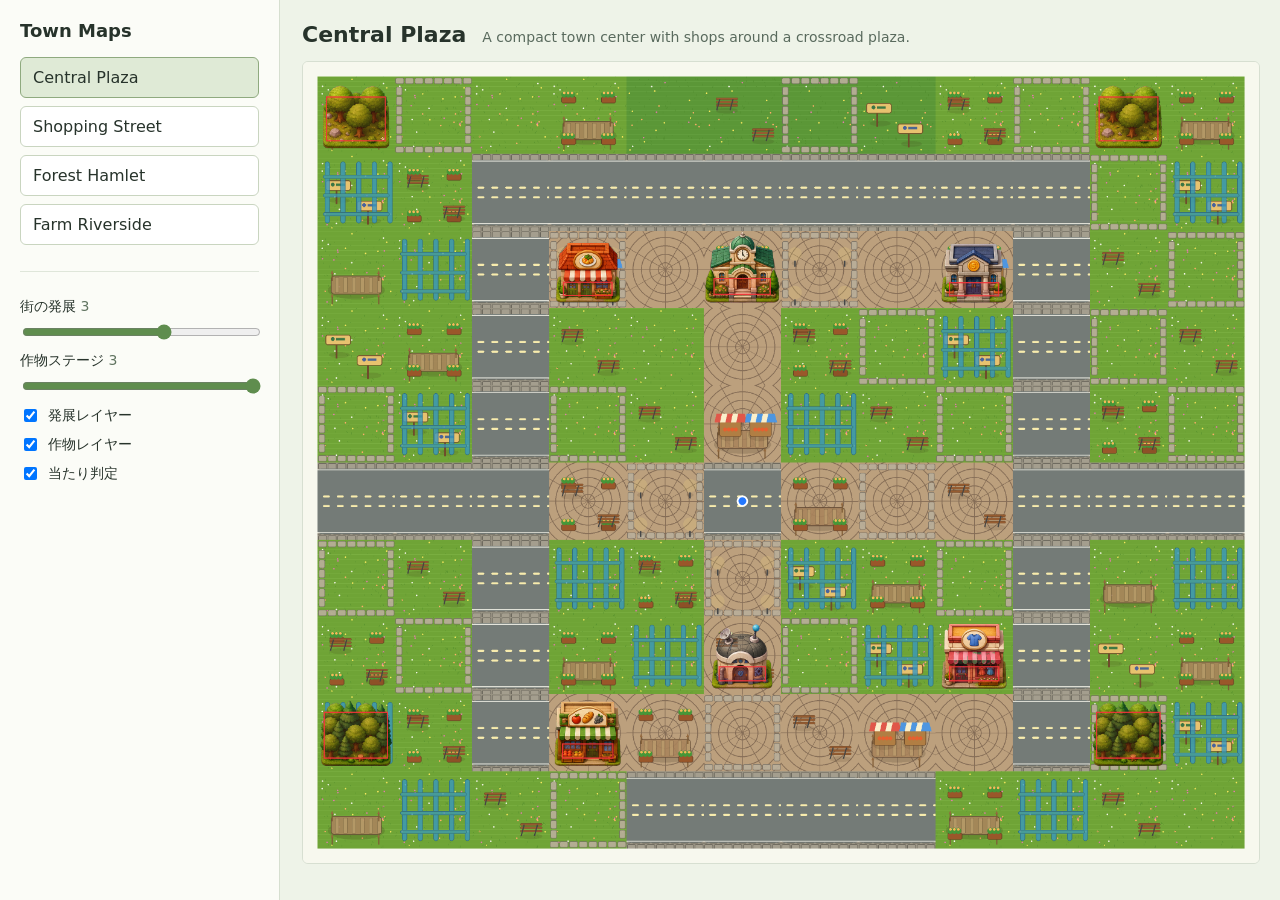
<file: map-assets/docs/map_viewer.html>
<!doctype html>
<html lang="ja">
<head>
  <meta charset="utf-8">
  <meta name="viewport" content="width=device-width, initial-scale=1">
  <title>LLM Agent Town Map Viewer</title>
  <style>
    :root {
      color-scheme: light;
      font-family: ui-sans-serif, system-ui, -apple-system, BlinkMacSystemFont, "Segoe UI", sans-serif;
      background: #eef3e8;
      color: #27332b;
    }

    body {
      margin: 0;
      min-height: 100vh;
      display: grid;
      grid-template-columns: 280px 1fr;
    }

    aside {
      border-right: 1px solid #d6dfd0;
      background: #fbfcf7;
      padding: 20px;
    }

    h1 {
      font-size: 18px;
      margin: 0 0 16px;
      letter-spacing: 0;
    }

    button {
      width: 100%;
      border: 1px solid #c9d5c0;
      background: #fff;
      color: #27332b;
      border-radius: 6px;
      padding: 10px 12px;
      margin: 0 0 8px;
      text-align: left;
      cursor: pointer;
      font: inherit;
    }

    button[aria-pressed="true"] {
      background: #dfead6;
      border-color: #8faa7f;
    }

    .controlGroup {
      border-top: 1px solid #dfe6da;
      margin-top: 18px;
      padding-top: 16px;
    }

    label {
      display: flex;
      align-items: center;
      gap: 8px;
      margin-top: 10px;
      font-size: 14px;
    }

    .rangeLabel {
      align-items: stretch;
      flex-direction: column;
      gap: 6px;
    }

    input[type="range"] {
      width: 100%;
      accent-color: #5f8d4e;
    }

    .value {
      color: #5f735f;
      font-variant-numeric: tabular-nums;
    }

    main {
      min-width: 0;
      padding: 22px;
      overflow: auto;
    }

    .meta {
      display: flex;
      align-items: baseline;
      gap: 16px;
      margin-bottom: 14px;
    }

    h2 {
      font-size: 22px;
      margin: 0;
      letter-spacing: 0;
    }

    p {
      margin: 0;
      color: #596a5d;
      font-size: 14px;
    }

    canvas {
      display: block;
      background: #f6f8ef;
      border: 1px solid #d7dfd1;
      border-radius: 6px;
      max-width: 100%;
      height: auto;
      image-rendering: auto;
    }

    @media (max-width: 780px) {
      body {
        grid-template-columns: 1fr;
      }

      aside {
        border-right: 0;
        border-bottom: 1px solid #d6dfd0;
      }
    }
  </style>
</head>
<body>
  <aside>
    <h1>Town Maps</h1>
    <div id="mapButtons"></div>
    <div class="controlGroup">
      <label class="rangeLabel">
        <span>街の発展 <span id="developmentValue" class="value">3</span></span>
        <input id="developmentLevel" type="range" min="0" max="5" value="3">
      </label>
      <label class="rangeLabel">
        <span>作物ステージ <span id="cropValue" class="value">3</span></span>
        <input id="cropStage" type="range" min="0" max="3" value="3">
      </label>
      <label><input id="developmentToggle" type="checkbox" checked> 発展レイヤー</label>
      <label><input id="cropToggle" type="checkbox" checked> 作物レイヤー</label>
      <label><input id="collisionToggle" type="checkbox" checked> 当たり判定</label>
    </div>
  </aside>
  <main>
    <div class="meta">
      <h2 id="mapName"></h2>
      <p id="mapDescription"></p>
    </div>
    <canvas id="mapCanvas"></canvas>
  </main>
  <script>
    const canvas = document.querySelector("#mapCanvas");
    const ctx = canvas.getContext("2d");
    const buttons = document.querySelector("#mapButtons");
    const collisionToggle = document.querySelector("#collisionToggle");
    const developmentToggle = document.querySelector("#developmentToggle");
    const cropToggle = document.querySelector("#cropToggle");
    const developmentLevel = document.querySelector("#developmentLevel");
    const developmentValue = document.querySelector("#developmentValue");
    const cropStage = document.querySelector("#cropStage");
    const cropValue = document.querySelector("#cropValue");
    const mapName = document.querySelector("#mapName");
    const mapDescription = document.querySelector("#mapDescription");

    let mapsDoc;
    let atlasDoc;
    let progressionDoc;
    let activeMap;
    const images = new Map();
    const tileImages = new Map();
    const overlayImages = new Map();
    const baseTileImages = new Map();

    async function loadJson(path) {
      const response = await fetch(path);
      if (!response.ok) throw new Error(`Failed to load ${path}`);
      return response.json();
    }

    function imageFor(assetId) {
      return images.get(assetId);
    }

    function tileFor(assetId) {
      return tileImages.get(assetId);
    }

    function overlayFor(assetId) {
      return overlayImages.get(assetId);
    }

    function baseTileFor(assetId) {
      return baseTileImages.get(assetId);
    }

    function roadBaseFor(assetId, level) {
      const roadTile = baseTileFor(`${assetId}_level_${level}`);
      return roadTile || tileFor(assetId);
    }

    function isRoadBase(assetId) {
      return ["road_straight", "road_corner", "road_t", "road_cross", "dirt_path"].includes(assetId);
    }

    function shouldPlaceOverlay(asset, x, y, salt = 0) {
      const value = (x * 37 + y * 57 + activeMap.id.length * 19 + asset.id.length * 11 + salt) % 100;
      if (asset.stage <= 1) return value < 18;
      if (asset.stage === 2) return value < 24;
      if (asset.stage === 3) return value < 16;
      return value < 10;
    }

    function cropForCell(x, y) {
      const crops = ["carrot", "tomato", "wheat", "cabbage", "corn", "pumpkin", "strawberry", "rice"];
      return crops[(x * 5 + y * 3 + activeMap.id.length) % crops.length];
    }

    function drawOverlay(assetId, x, y, tile) {
      const image = overlayFor(assetId);
      if (image) ctx.drawImage(image, x, y, tile, tile);
    }

    function townOverlaysFor(baseId, level, type = "terrain") {
      const assets = progressionDoc.assets.filter(asset =>
        asset.type === "development_overlay" &&
        asset.stage <= level &&
        asset.targetBase.includes(baseId)
      );
      if (type === "object") {
        return assets.filter(asset => ["construction_scaffold", "solar_panels", "clock_tower_upgrade"].includes(asset.id));
      }
      return assets.filter(asset => !["construction_scaffold", "solar_panels", "clock_tower_upgrade"].includes(asset.id));
    }

    async function preloadImages() {
      const jobs = [];
      for (const asset of atlasDoc.assets) {
        jobs.push(new Promise((resolve, reject) => {
          const img = new Image();
          img.onload = () => {
            images.set(asset.id, img);
            resolve();
          };
          img.onerror = reject;
          img.src = `../assets/town_blocks/${asset.file}`;
        }));
        jobs.push(new Promise((resolve, reject) => {
          const img = new Image();
          img.onload = () => {
            tileImages.set(asset.id, img);
            resolve();
          };
          img.onerror = reject;
          img.src = `../assets/town_blocks/${asset.seamlessTileFile}`;
        }));
      }
      for (const tile of progressionDoc.baseTiles) {
        jobs.push(new Promise((resolve, reject) => {
          const img = new Image();
          img.onload = () => {
            baseTileImages.set(tile.id, img);
            resolve();
          };
          img.onerror = reject;
          img.src = `../assets/progression_layers/${tile.file}`;
        }));
      }
      for (const asset of progressionDoc.assets) {
        jobs.push(new Promise((resolve, reject) => {
          const img = new Image();
          img.onload = () => {
            overlayImages.set(asset.id, img);
            resolve();
          };
          img.onerror = reject;
          img.src = `../assets/progression_layers/${asset.file}`;
        }));
      }
      await Promise.all(jobs);
    }

    function draw() {
      const tile = mapsDoc.tileSize;
      const level = Number(developmentLevel.value);
      const crop = Number(cropStage.value);
      developmentValue.textContent = String(level);
      cropValue.textContent = String(crop);
      const margin = 24;
      const titlePad = 0;
      canvas.width = activeMap.width * tile + margin * 2;
      canvas.height = activeMap.height * tile + margin * 2 + titlePad;
      ctx.clearRect(0, 0, canvas.width, canvas.height);
      ctx.fillStyle = "#f7f8ee";
      ctx.fillRect(0, 0, canvas.width, canvas.height);

      const ox = margin;
      const oy = margin + titlePad;
      for (let y = 0; y < activeMap.terrain.length; y += 1) {
        const row = activeMap.terrain[y];
        for (let x = 0; x < row.length; x += 1) {
          const assetId = activeMap.legend[row[x]];
          const px = ox + x * tile;
          const py = oy + y * tile;
          const useCropBase = cropToggle.checked && assetId === "farm_plot";
          const useRoadBase = developmentToggle.checked && isRoadBase(assetId) && level > 0;
          const base = useCropBase ? baseTileFor("farm_soil") : (useRoadBase ? roadBaseFor(assetId, level) : tileFor(assetId));
          ctx.drawImage(base, px, py, tile, tile);
          if (cropToggle.checked && assetId === "farm_plot") {
            drawOverlay(`${cropForCell(x, y)}_stage_${crop}`, px, py, tile);
          }
          if (developmentToggle.checked && !isRoadBase(assetId)) {
            for (const overlay of townOverlaysFor(assetId, level, "terrain")) {
              if (shouldPlaceOverlay(overlay, x, y)) {
                drawOverlay(overlay.id, px, py, tile);
              }
            }
          }
        }
      }

      const assetById = Object.fromEntries(atlasDoc.assets.map(asset => [asset.id, asset]));
      const sortedObjects = [...activeMap.objects].sort((a, b) => a.y - b.y || a.x - b.x);
      for (const item of sortedObjects) {
        const px = ox + item.x * tile;
        const py = oy + item.y * tile;
        if (developmentToggle.checked && level === 1 && shouldPlaceOverlay({ id: "construction_foundation", stage: 1 }, item.x, item.y, 7)) {
          drawOverlay("construction_foundation", px, py, tile);
        }
        ctx.drawImage(imageFor(item.asset), px, py, tile, tile);
        if (developmentToggle.checked) {
          for (const overlay of townOverlaysFor(item.asset, level, "object")) {
            if (overlay.id === "construction_scaffold" && level !== 2) continue;
            if (overlay.id === "clock_tower_upgrade" && item.asset !== "town_hall") continue;
            drawOverlay(overlay.id, px, py, tile);
          }
        }
        const collision = assetById[item.asset].collision;
        if (collisionToggle.checked && collision.type === "rect" && collision.solid) {
          const scale = tile / mapsDoc.sourceTileSize;
          const x = ox + item.x * tile + collision.x * scale;
          const y = oy + item.y * tile + collision.y * scale;
          const w = collision.w * scale;
          const h = collision.h * scale;
          ctx.fillStyle = "rgba(245,51,58,.16)";
          ctx.strokeStyle = "rgba(245,51,58,.9)";
          ctx.lineWidth = 2;
          ctx.fillRect(x, y, w, h);
          ctx.strokeRect(x, y, w, h);
        }
      }

      const sx = ox + activeMap.spawn.x * tile + tile / 2;
      const sy = oy + activeMap.spawn.y * tile + tile / 2;
      ctx.beginPath();
      ctx.arc(sx, sy, 8, 0, Math.PI * 2);
      ctx.fillStyle = "#2478ff";
      ctx.fill();
      ctx.lineWidth = 3;
      ctx.strokeStyle = "#fff";
      ctx.stroke();
    }

    function setActiveMap(map) {
      activeMap = map;
      mapName.textContent = map.name;
      mapDescription.textContent = map.description;
      for (const button of buttons.querySelectorAll("button")) {
        button.setAttribute("aria-pressed", button.dataset.mapId === map.id ? "true" : "false");
      }
      draw();
    }

    async function init() {
      [mapsDoc, atlasDoc] = await Promise.all([
        loadJson("../assets/maps/town_maps.json"),
        loadJson("../assets/town_blocks/atlas.json")
      ]);
      progressionDoc = await loadJson("../assets/progression_layers/progression_layers.json");
      await preloadImages();
      for (const map of mapsDoc.maps) {
        const button = document.createElement("button");
        button.type = "button";
        button.dataset.mapId = map.id;
        button.textContent = map.name;
        button.addEventListener("click", () => setActiveMap(map));
        buttons.append(button);
      }
      collisionToggle.addEventListener("change", draw);
      developmentToggle.addEventListener("change", draw);
      cropToggle.addEventListener("change", draw);
      developmentLevel.addEventListener("input", draw);
      cropStage.addEventListener("input", draw);
      setActiveMap(mapsDoc.maps[0]);
    }

    init().catch(error => {
      document.body.textContent = error.message;
    });
  </script>
</body>
</html>
</file>
